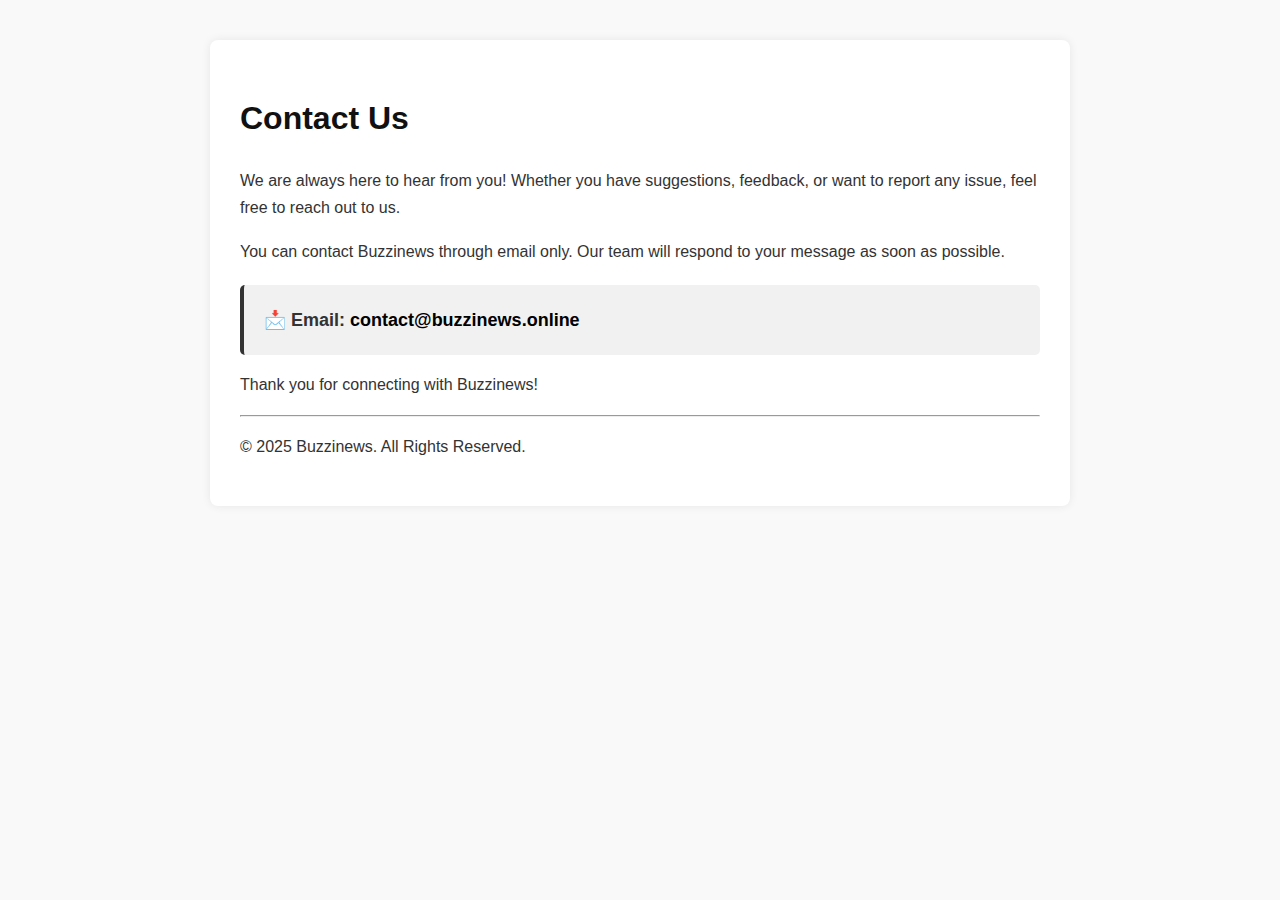
<file: contact.html>
<!DOCTYPE html>
<html lang="en">
<head>
<meta charset="UTF-8">
<meta name="viewport" content="width=device-width, initial-scale=1.0">
<title>Contact Us | Buzzinews</title>
<style>
    body {
        font-family: Arial, sans-serif;
        margin: 0;
        padding: 40px;
        background: #f9f9f9;
        color: #333;
        line-height: 1.7;
    }
    h1 {
        color: #111;
    }
    .container {
        max-width: 800px;
        margin: auto;
        padding: 30px;
        background: #fff;
        border-radius: 8px;
        box-shadow: 0 0 10px rgba(0,0,0,0.08);
        text-align: left;
    }
    .email-box {
        margin-top: 20px;
        padding: 20px;
        border-left: 4px solid #333;
        background: #f1f1f1;
        border-radius: 5px;
        font-size: 18px;
    }
    .email-box a {
        color: #000;
        text-decoration: none;
        font-weight: bold;
    }
</style>
</head>

<body>
<div class="container">

<h1>Contact Us</h1>
<p>We are always here to hear from you! Whether you have suggestions, feedback, or want to report any issue, feel free to reach out to us.</p>

<p>You can contact Buzzinews through email only. Our team will respond to your message as soon as possible.</p>

<div class="email-box">
    📩 <strong>Email:</strong> 
    <a href="mailto:contact@buzzinews.online">contact@buzzinews.online</a>
</div>

<p>Thank you for connecting with Buzzinews!</p>

<hr>

<p>© 2025 Buzzinews. All Rights Reserved.</p>

</div>
</body>
</html>
</file>
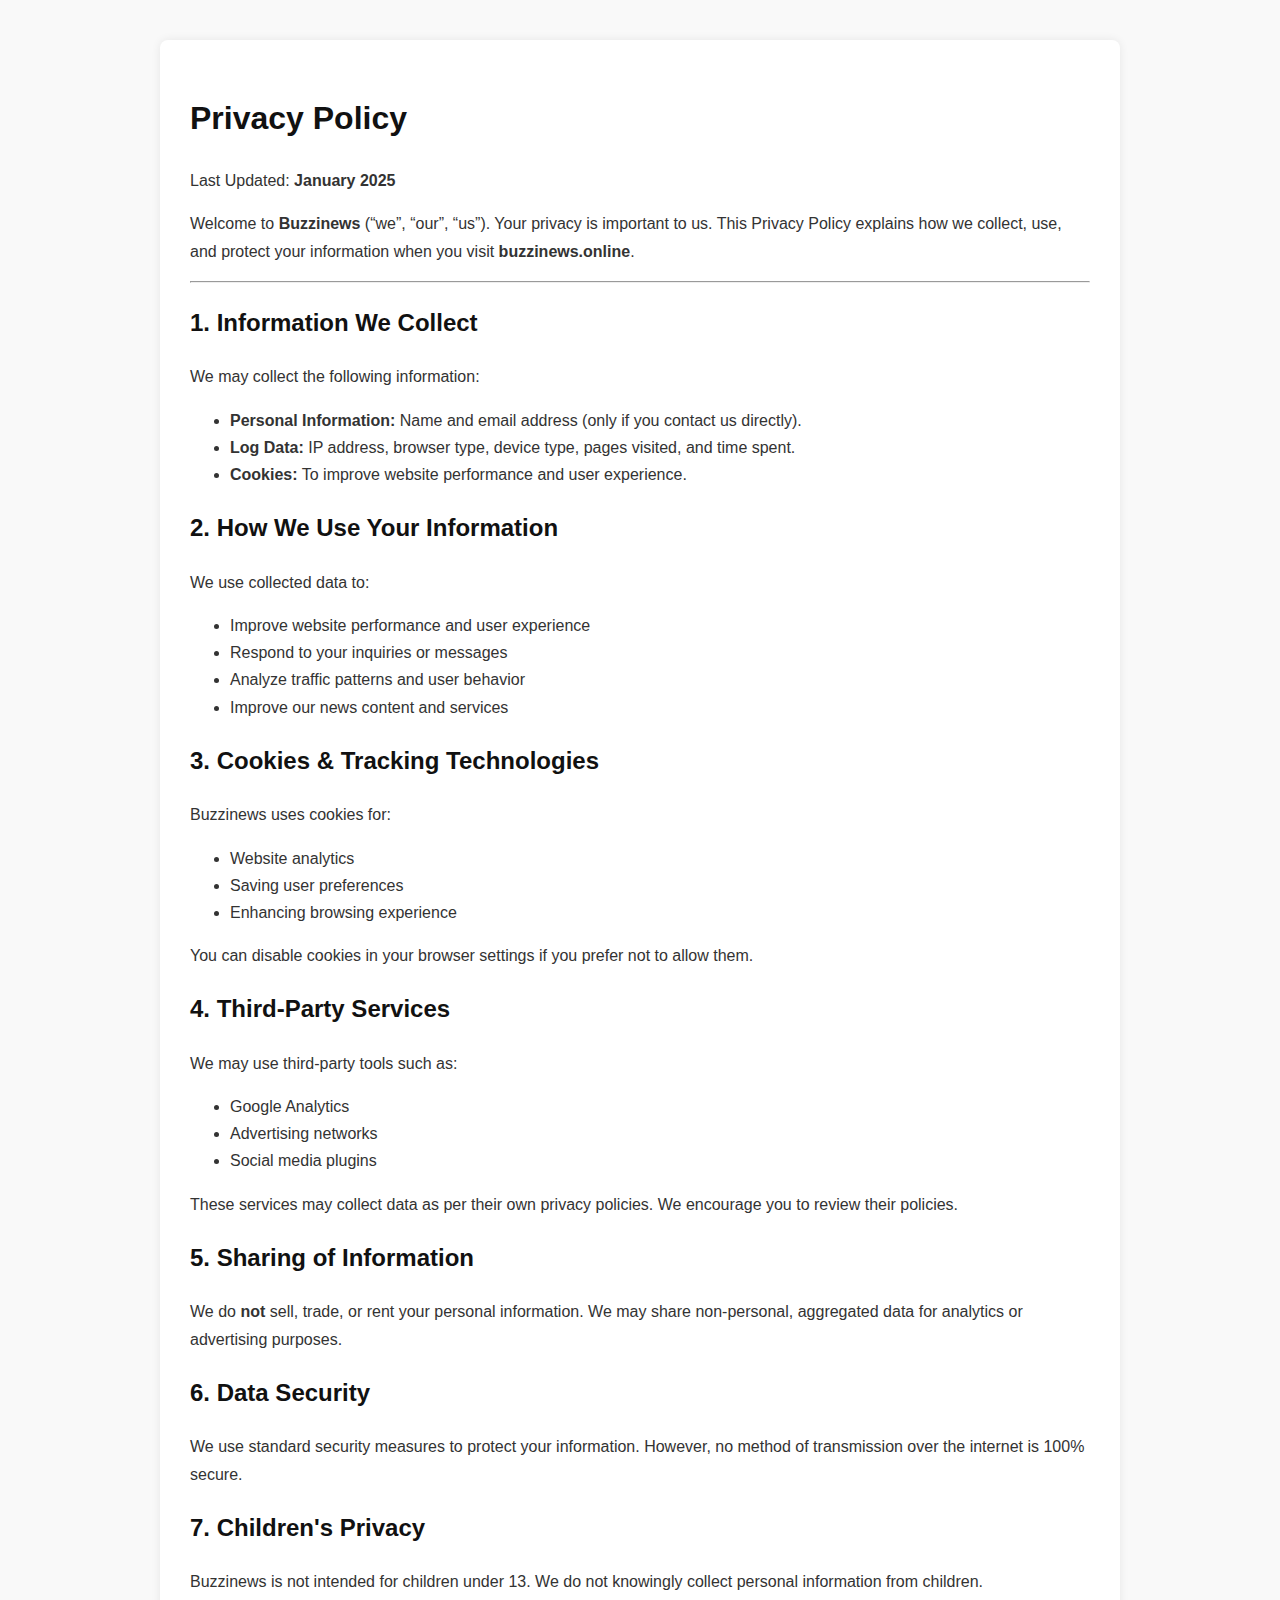
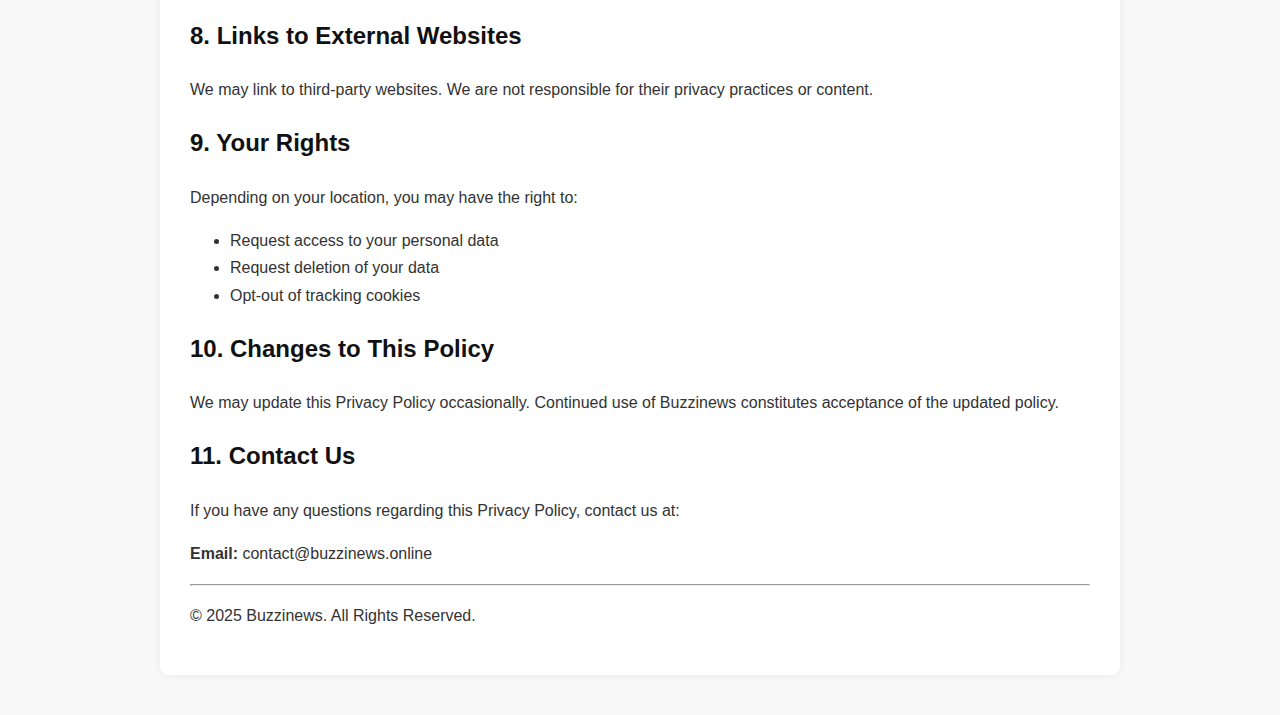
<file: privacy.html>
<!DOCTYPE html>
<html lang="en">
<head>
<meta charset="UTF-8">
<meta name="viewport" content="width=device-width, initial-scale=1.0">
<title>Privacy Policy | Buzzinews</title>
<style>
    body {
        font-family: Arial, sans-serif;
        margin: 0;
        padding: 40px;
        background: #f9f9f9;
        color: #333;
        line-height: 1.7;
    }
    h1, h2 {
        color: #111;
    }
    .container {
        max-width: 900px;
        margin: auto;
        padding: 30px;
        background: #fff;
        border-radius: 8px;
        box-shadow: 0 0 10px rgba(0,0,0,0.08);
    }
</style>
</head>

<body>
<div class="container">

<h1>Privacy Policy</h1>
<p>Last Updated: <strong>January 2025</strong></p>

<p>Welcome to <strong>Buzzinews</strong> (“we”, “our”, “us”). Your privacy is important to us. This Privacy Policy explains how we collect, use, and protect your information when you visit <strong>buzzinews.online</strong>.</p>

<hr>

<h2>1. Information We Collect</h2>
<p>We may collect the following information:</p>
<ul>
    <li><strong>Personal Information:</strong> Name and email address (only if you contact us directly).</li>
    <li><strong>Log Data:</strong> IP address, browser type, device type, pages visited, and time spent.</li>
    <li><strong>Cookies:</strong> To improve website performance and user experience.</li>
</ul>

<h2>2. How We Use Your Information</h2>
<p>We use collected data to:</p>
<ul>
    <li>Improve website performance and user experience</li>
    <li>Respond to your inquiries or messages</li>
    <li>Analyze traffic patterns and user behavior</li>
    <li>Improve our news content and services</li>
</ul>

<h2>3. Cookies & Tracking Technologies</h2>
<p>Buzzinews uses cookies for:</p>
<ul>
    <li>Website analytics</li>
    <li>Saving user preferences</li>
    <li>Enhancing browsing experience</li>
</ul>
<p>You can disable cookies in your browser settings if you prefer not to allow them.</p>

<h2>4. Third-Party Services</h2>
<p>We may use third-party tools such as:</p>
<ul>
    <li>Google Analytics</li>
    <li>Advertising networks</li>
    <li>Social media plugins</li>
</ul>
<p>These services may collect data as per their own privacy policies. We encourage you to review their policies.</p>

<h2>5. Sharing of Information</h2>
<p>We do <strong>not</strong> sell, trade, or rent your personal information. We may share non-personal, aggregated data for analytics or advertising purposes.</p>

<h2>6. Data Security</h2>
<p>We use standard security measures to protect your information. However, no method of transmission over the internet is 100% secure.</p>

<h2>7. Children's Privacy</h2>
<p>Buzzinews is not intended for children under 13. We do not knowingly collect personal information from children.</p>

<h2>8. Links to External Websites</h2>
<p>We may link to third-party websites. We are not responsible for their privacy practices or content.</p>

<h2>9. Your Rights</h2>
<p>Depending on your location, you may have the right to:</p>
<ul>
    <li>Request access to your personal data</li>
    <li>Request deletion of your data</li>
    <li>Opt-out of tracking cookies</li>
</ul>

<h2>10. Changes to This Policy</h2>
<p>We may update this Privacy Policy occasionally. Continued use of Buzzinews constitutes acceptance of the updated policy.</p>

<h2>11. Contact Us</h2>
<p>If you have any questions regarding this Privacy Policy, contact us at:</p>
<p><strong>Email:</strong> contact@buzzinews.online</p>

<hr>

<p>© 2025 Buzzinews. All Rights Reserved.</p>

</div>
</body>
</html>
</file>
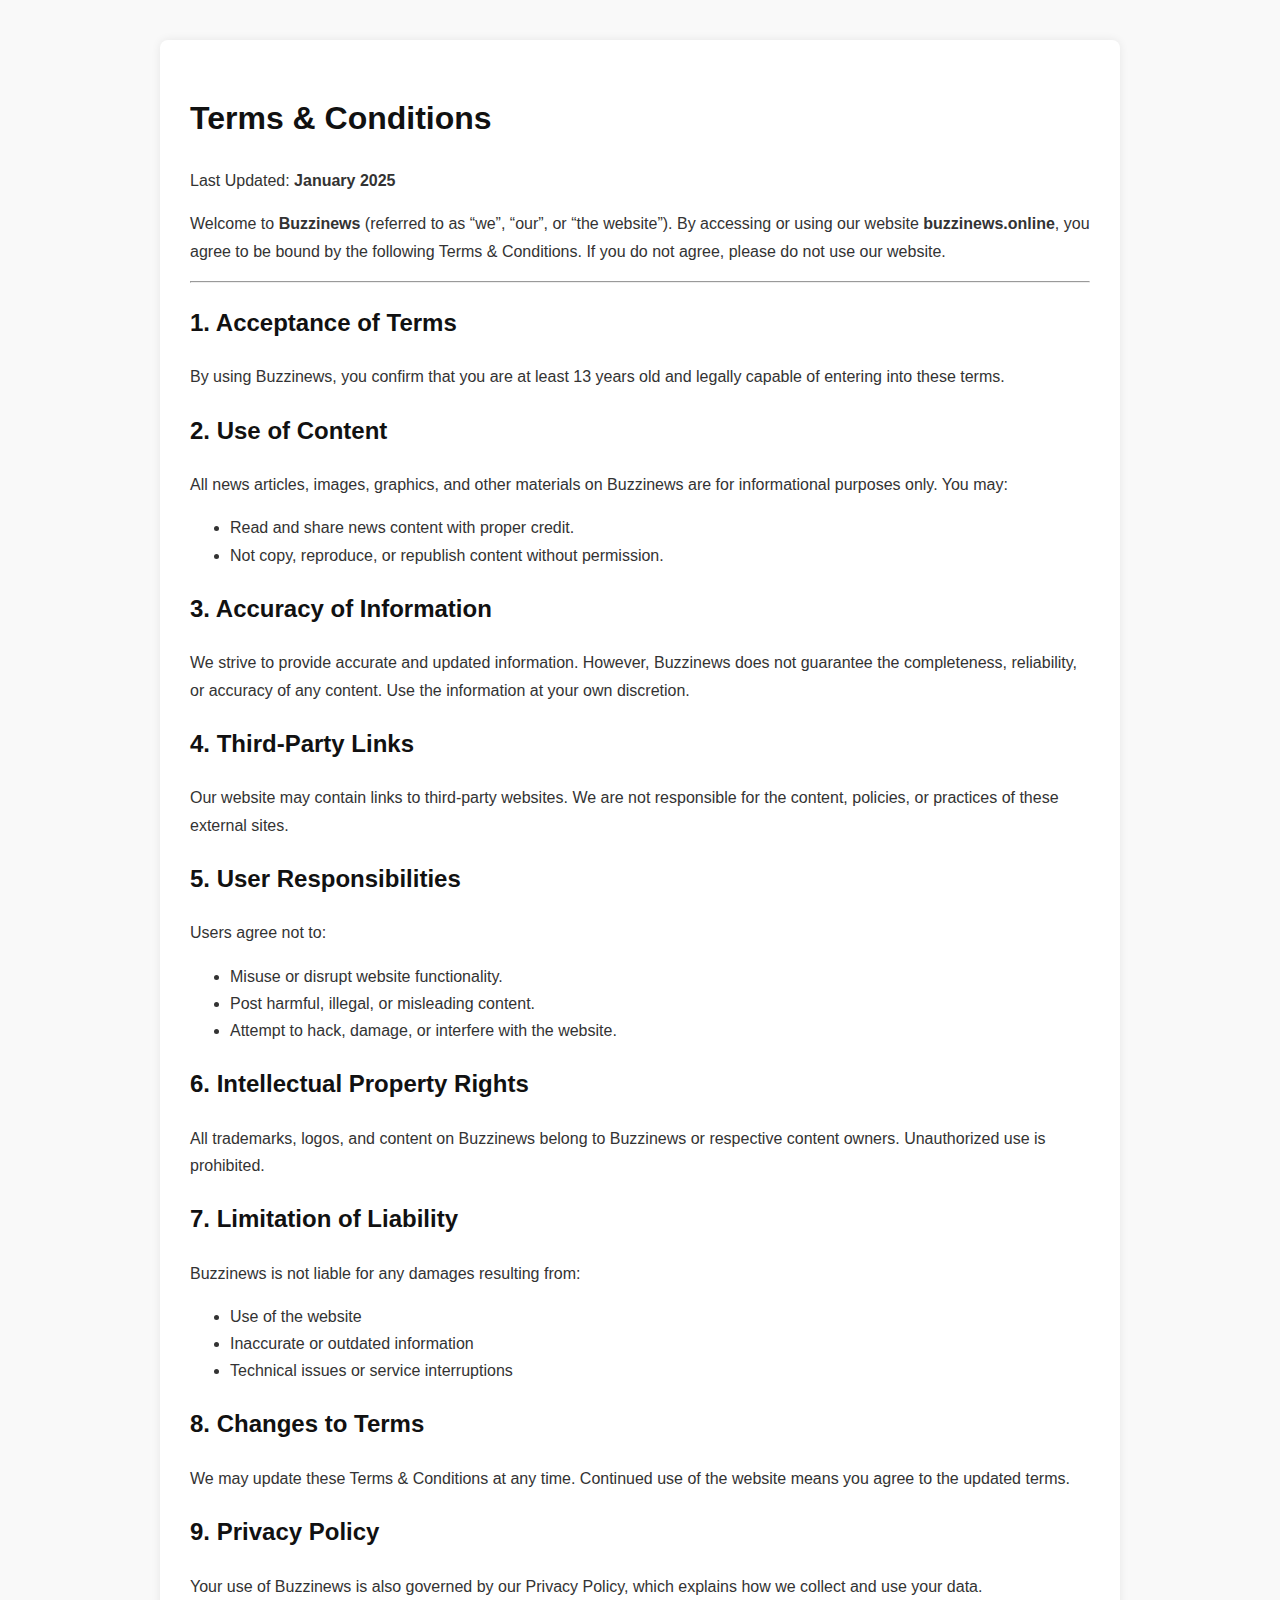
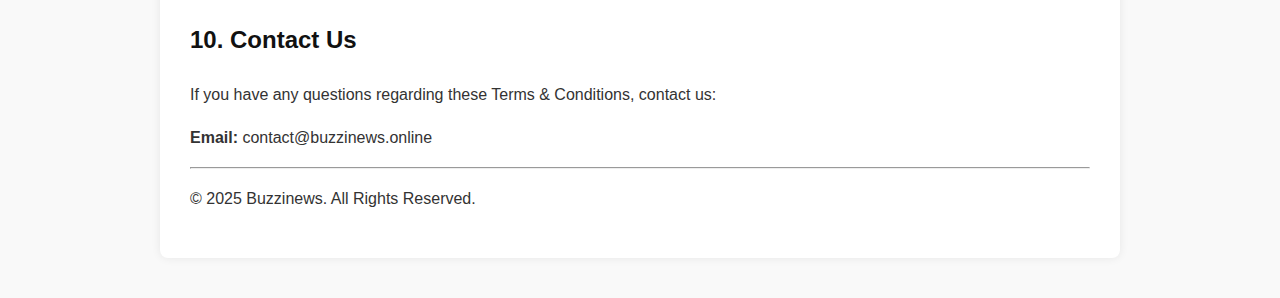
<file: term.html>
<!DOCTYPE html>
<html lang="en">
<head>
<meta charset="UTF-8">
<meta name="viewport" content="width=device-width, initial-scale=1.0">
<title>Terms & Conditions | Buzzinews</title>
<style>
    body {
        font-family: Arial, sans-serif;
        margin: 0;
        padding: 40px;
        background: #f9f9f9;
        color: #333;
        line-height: 1.7;
    }
    h1, h2 {
        color: #111;
    }
    .container {
        max-width: 900px;
        margin: auto;
        padding: 30px;
        background: #fff;
        border-radius: 8px;
        box-shadow: 0 0 10px rgba(0,0,0,0.08);
    }
</style>
</head>

<body>
<div class="container">

<h1>Terms & Conditions</h1>
<p>Last Updated: <strong>January 2025</strong></p>

<p>Welcome to <strong>Buzzinews</strong> (referred to as “we”, “our”, or “the website”). By accessing or using our website <strong>buzzinews.online</strong>, you agree to be bound by the following Terms & Conditions. If you do not agree, please do not use our website.</p>

<hr>

<h2>1. Acceptance of Terms</h2>
<p>By using Buzzinews, you confirm that you are at least 13 years old and legally capable of entering into these terms.</p>

<h2>2. Use of Content</h2>
<p>All news articles, images, graphics, and other materials on Buzzinews are for informational purposes only. You may:</p>
<ul>
    <li>Read and share news content with proper credit.</li>
    <li>Not copy, reproduce, or republish content without permission.</li>
</ul>

<h2>3. Accuracy of Information</h2>
<p>We strive to provide accurate and updated information. However, Buzzinews does not guarantee the completeness, reliability, or accuracy of any content. Use the information at your own discretion.</p>

<h2>4. Third-Party Links</h2>
<p>Our website may contain links to third-party websites. We are not responsible for the content, policies, or practices of these external sites.</p>

<h2>5. User Responsibilities</h2>
<p>Users agree not to:</p>
<ul>
    <li>Misuse or disrupt website functionality.</li>
    <li>Post harmful, illegal, or misleading content.</li>
    <li>Attempt to hack, damage, or interfere with the website.</li>
</ul>

<h2>6. Intellectual Property Rights</h2>
<p>All trademarks, logos, and content on Buzzinews belong to Buzzinews or respective content owners. Unauthorized use is prohibited.</p>

<h2>7. Limitation of Liability</h2>
<p>Buzzinews is not liable for any damages resulting from:</p>
<ul>
    <li>Use of the website</li>
    <li>Inaccurate or outdated information</li>
    <li>Technical issues or service interruptions</li>
</ul>

<h2>8. Changes to Terms</h2>
<p>We may update these Terms & Conditions at any time. Continued use of the website means you agree to the updated terms.</p>

<h2>9. Privacy Policy</h2>
<p>Your use of Buzzinews is also governed by our Privacy Policy, which explains how we collect and use your data.</p>

<h2>10. Contact Us</h2>
<p>If you have any questions regarding these Terms & Conditions, contact us:</p>
<p><strong>Email:</strong> contact@buzzinews.online</p>

<hr>

<p>© 2025 Buzzinews. All Rights Reserved.</p>

</div>
</body>
</html>
</file>
